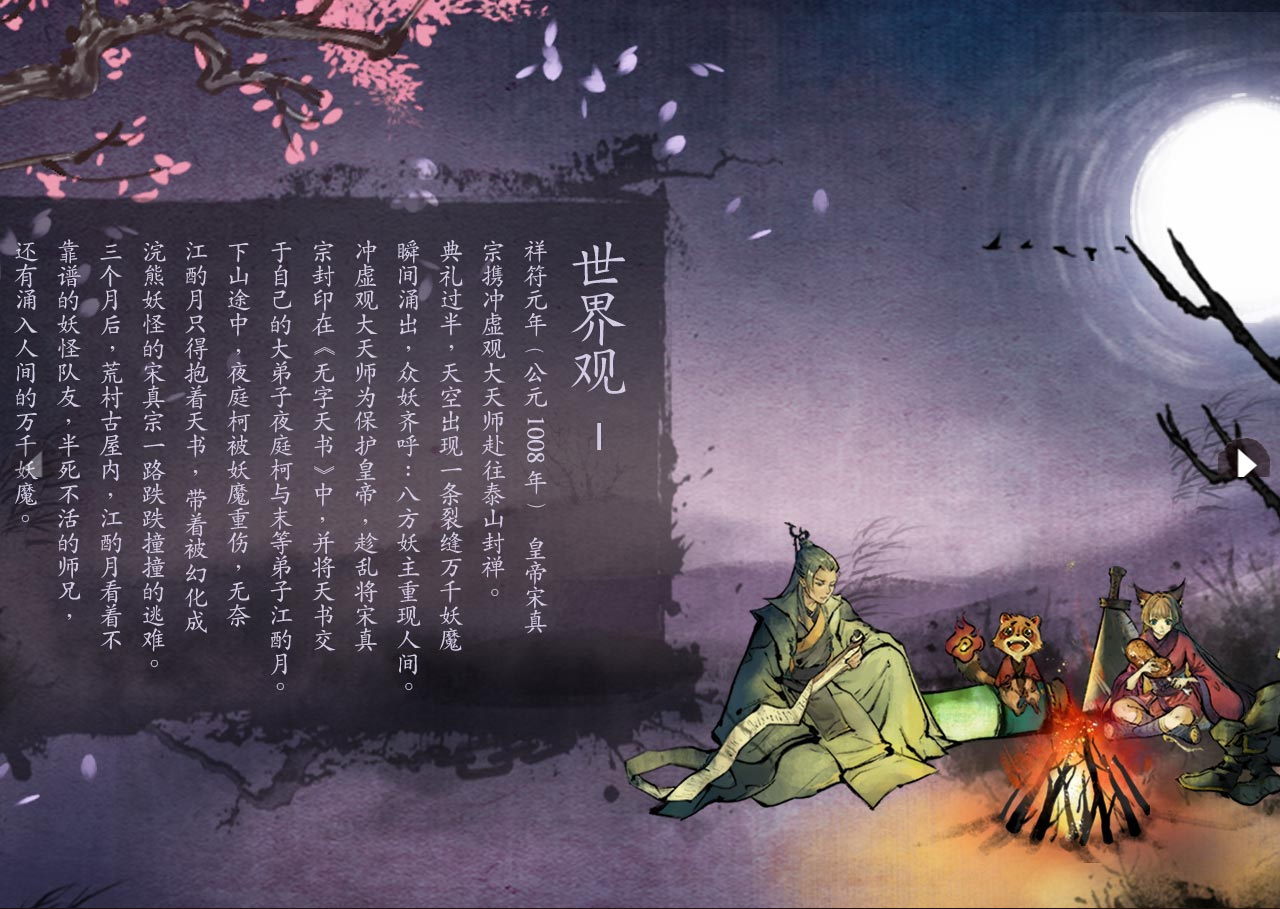
<file: gnz/lunbo.html>
<!DOCTYPE html>
<html lang="en">
<head>
    <meta charset="utf-8">
    <title>Swiper demo</title>
    <meta name="viewport" content="width=device-width, initial-scale=1, minimum-scale=1, maximum-scale=1">

    <!-- Link Swiper's CSS -->
    <link rel="stylesheet" href="css/swiper.min.css">

    <!-- Demo styles -->
    <style>
    html, body {
        position: relative;
        height: 100%;
    }
    body {
        background: #eee;
        font-family: Helvetica Neue, Helvetica, Arial, sans-serif;
        font-size: 14px;
        color:#000;
        margin: 0;
        padding: 0;
    }
    .swiper-container {
        width: 100%;
        background: #20110e;
        /*height: 100%;*/
    }
    .swiper-slide {
        text-align: center;
        font-size: 18px;
        background: #fff;

        /* Center slide text vertically */
        display: -webkit-box;
        display: -ms-flexbox;
        display: -webkit-flex;
        display: flex;
        -webkit-box-pack: center;
        -ms-flex-pack: center;
        -webkit-justify-content: center;
        justify-content: center;
        -webkit-box-align: center;
        -ms-flex-align: center;
        -webkit-align-items: center;
        align-items: center;
    }
    .swiper-wrapper img {
        width: 100%;
    }
    .page1 {
        background: url("img/world.jpg") no-repeat top center;
        height: 909px;
    }
    .page2 {
        background: url("img/game.jpg") no-repeat top center;
        height: 909px;
    }
    .swiper-button-next {
        background: url("img/zhiyi_right.png") no-repeat top center !important;
        width: 52px;
    }
    .swiper-button-prev {
        background: url("img/zhiyi_left.png") no-repeat top center !important;
        width: 52px;
    }
    </style>
</head>
<body>
    <!-- Swiper -->
    <div class="swiper-container">
        <div class="swiper-wrapper">
            <div class="swiper-slide page1"></div>
            <div class="swiper-slide page2"></div>
        </div>
        <!-- Add Arrows -->
        <div class="swiper-button-next"></div>
        <div class="swiper-button-prev"></div>
    </div>

    <!-- Swiper JS -->
    <script src="js/swiper.min.js"></script>

    <!-- Initialize Swiper -->
    <script>
    var swiper = new Swiper('.swiper-container', {
        pagination: '.swiper-pagination',
        paginationClickable: '.swiper-pagination',
        nextButton: '.swiper-button-next',
        prevButton: '.swiper-button-prev',
        spaceBetween: 30
    });
    </script>
</body>
</html>
</file>
